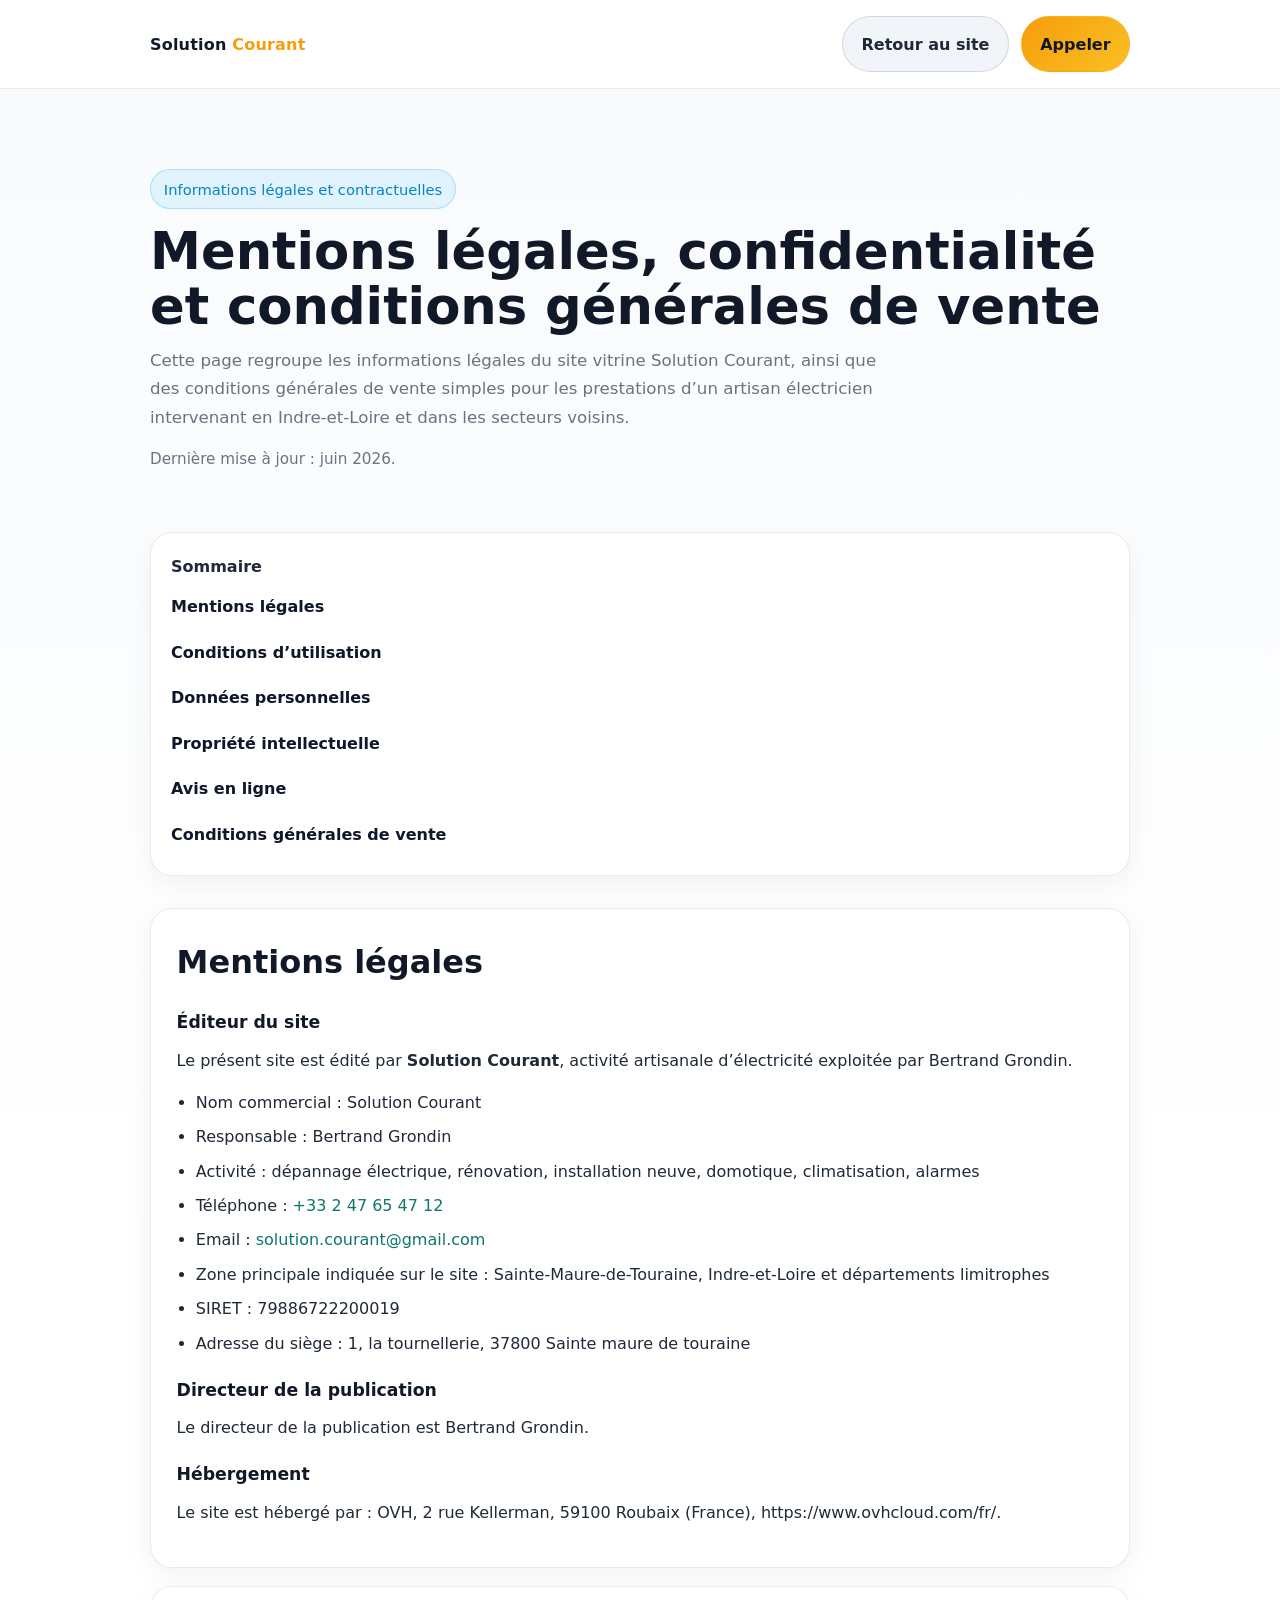
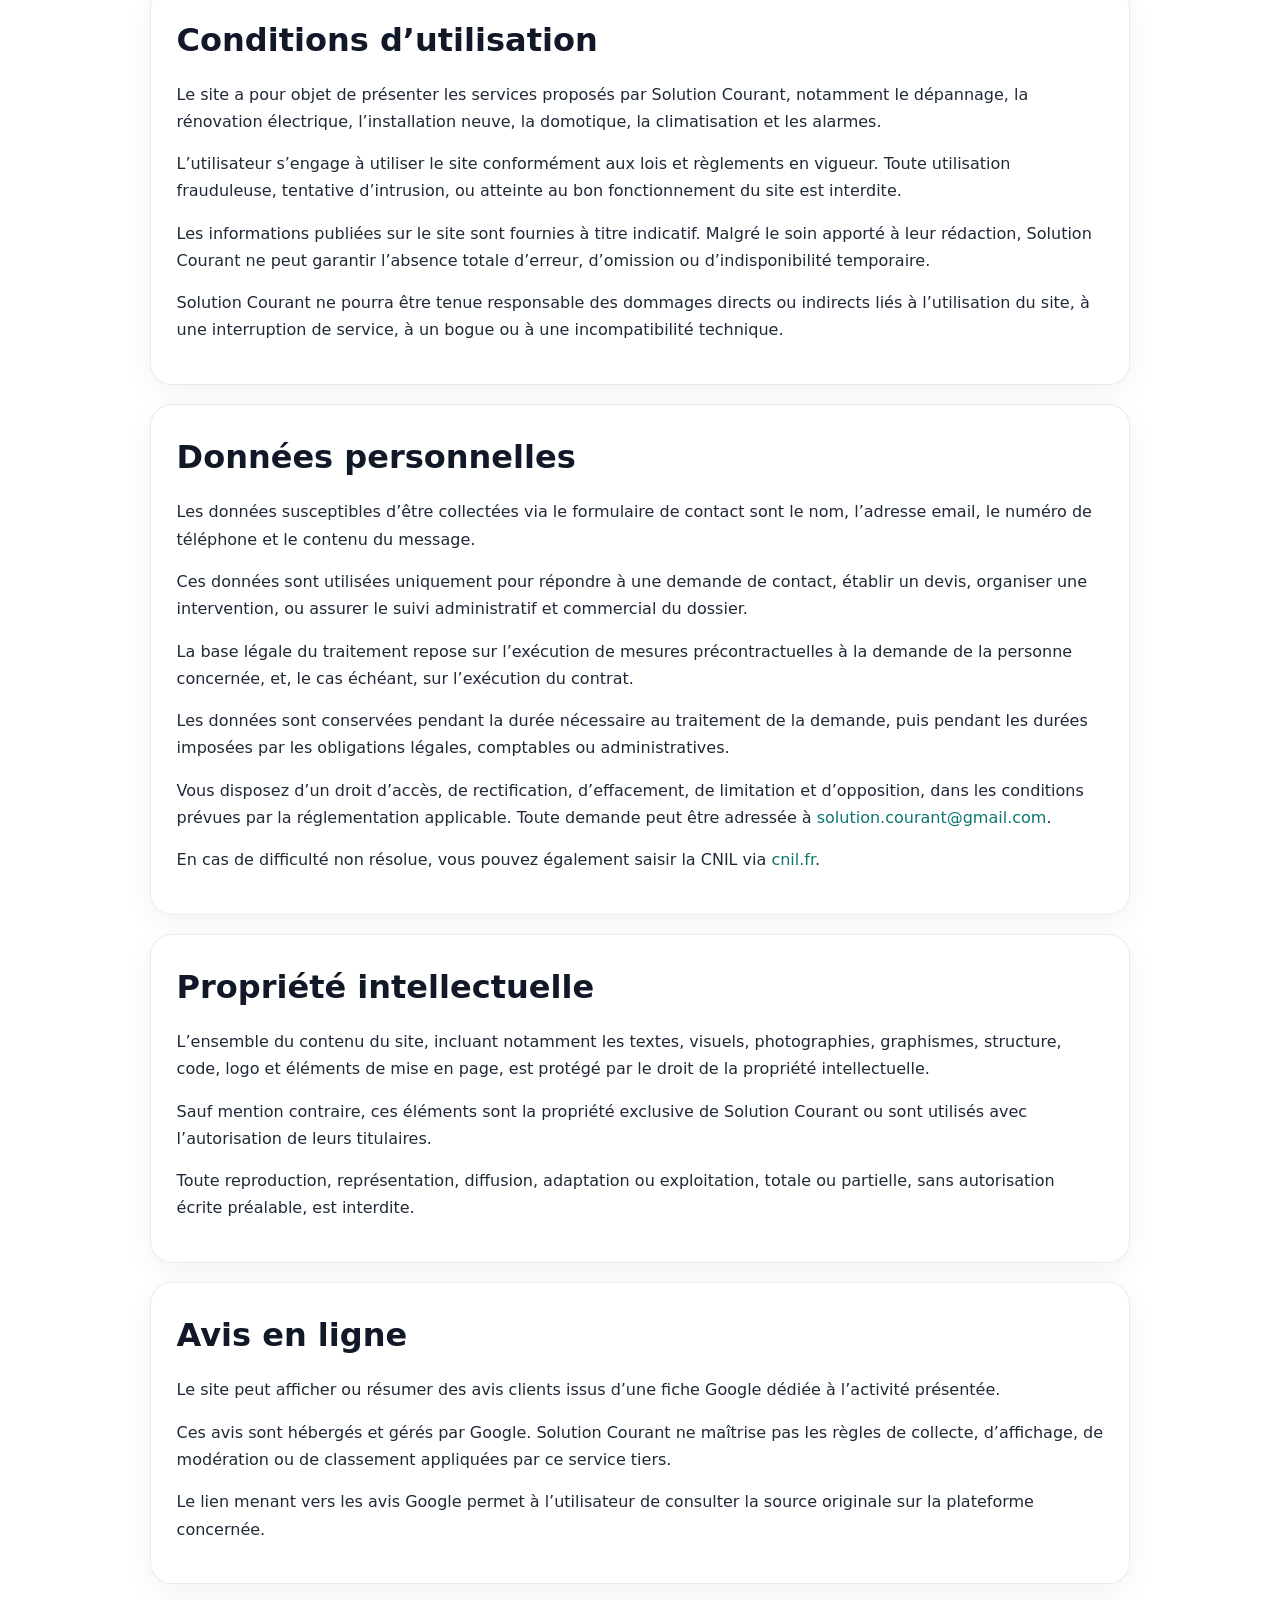
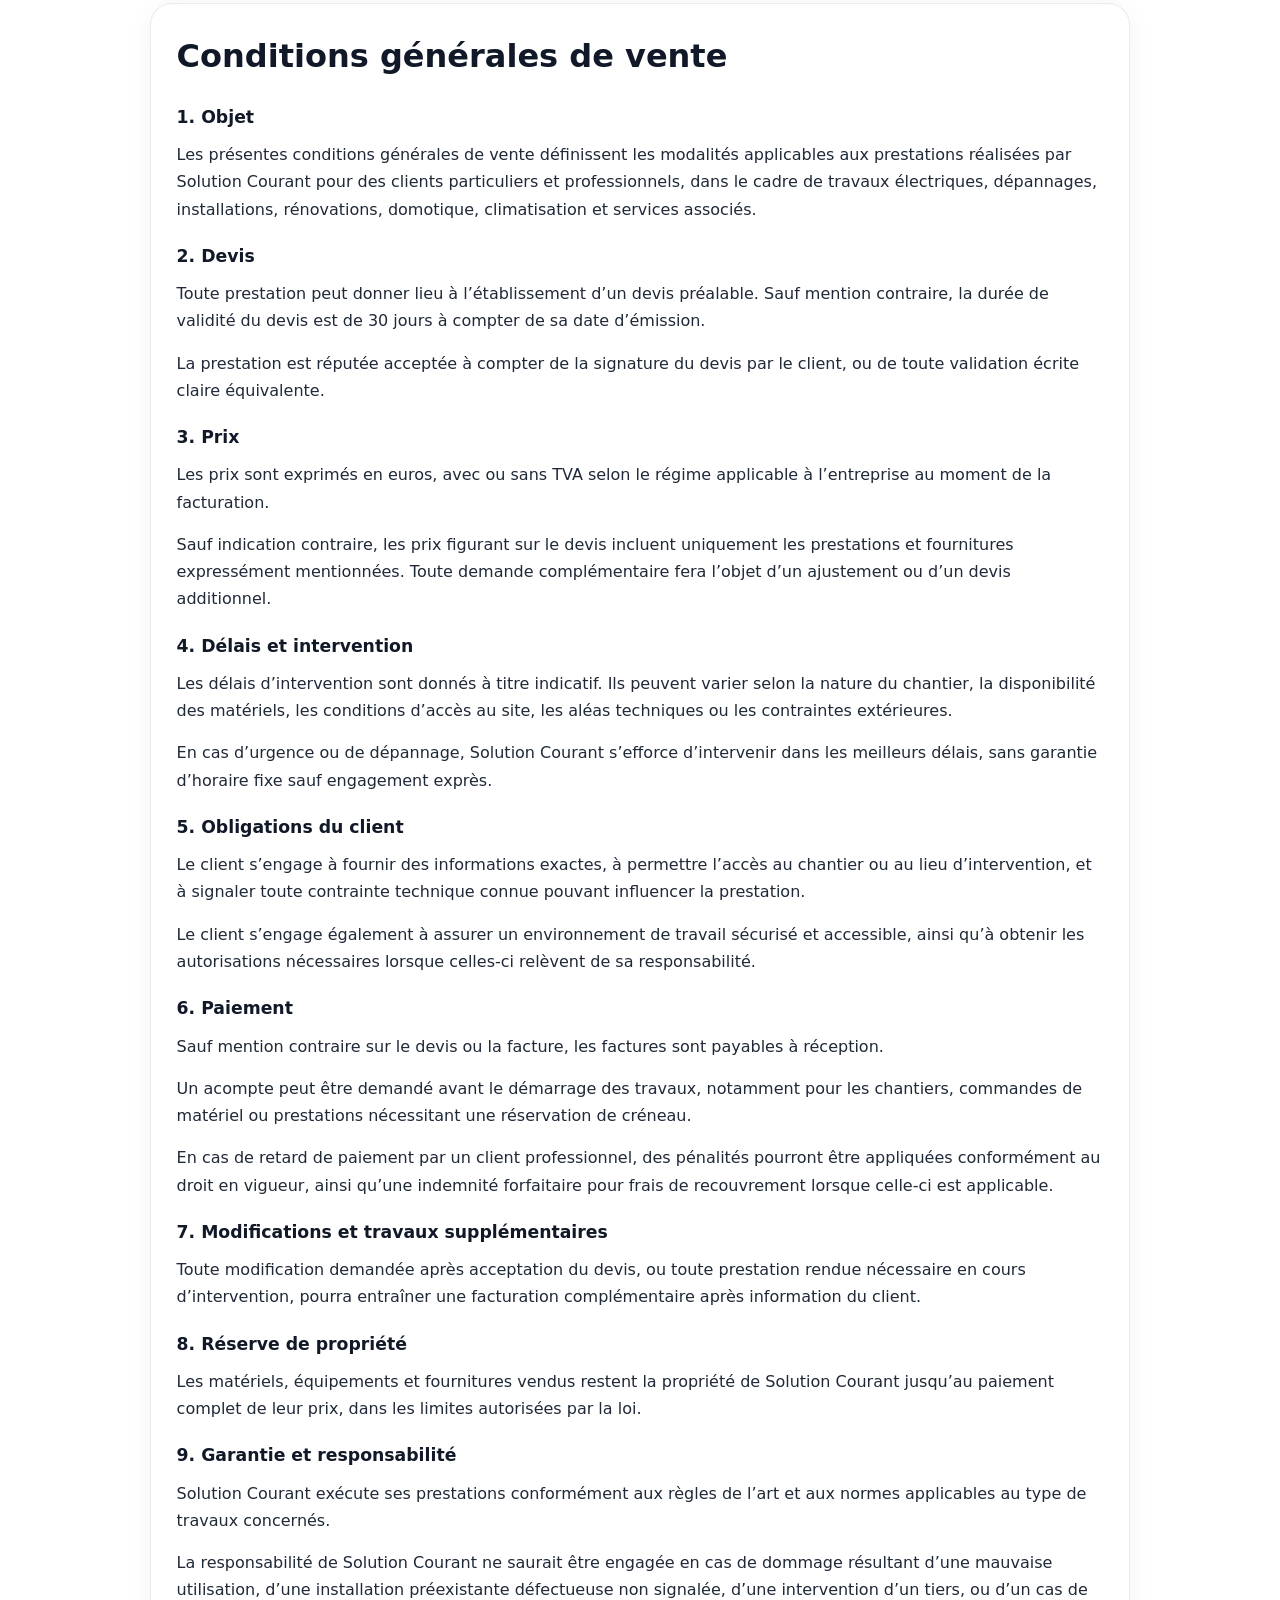
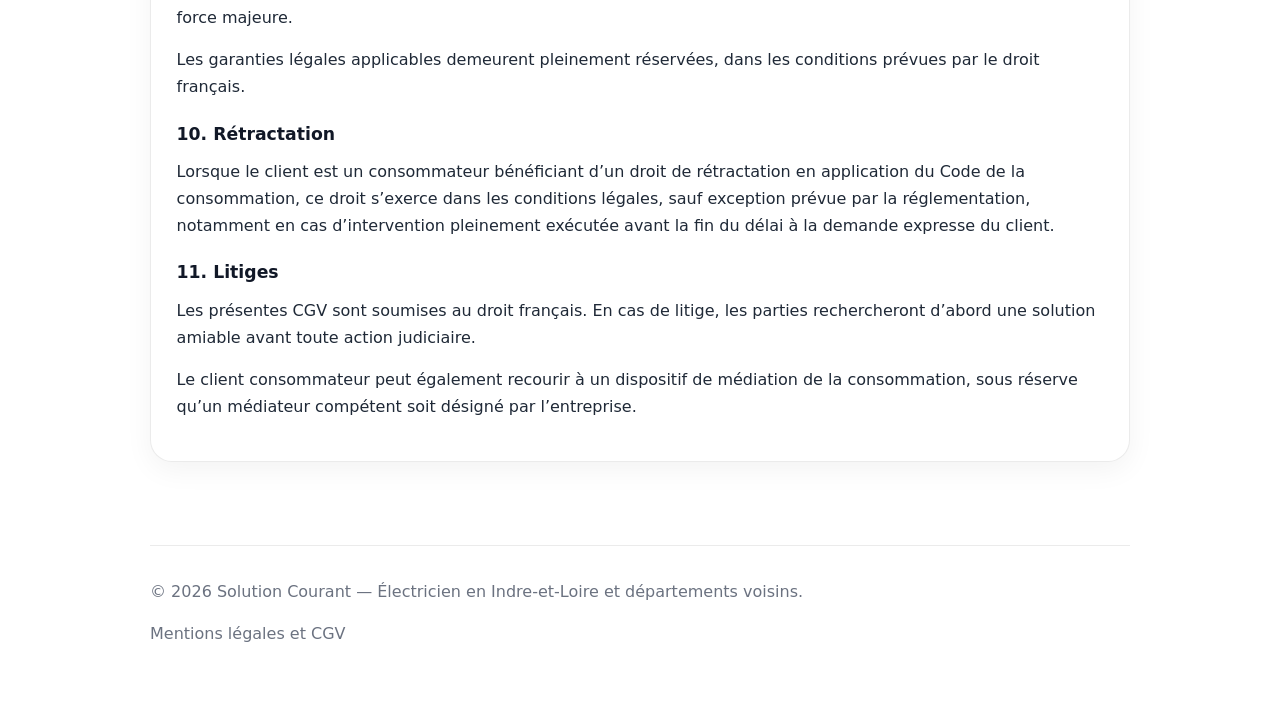
<file: mentions-legales.html>
<!doctype html>
<html lang="fr">

<head>
    <meta charset="utf-8">
    <meta name="viewport" content="width=device-width, initial-scale=1">
    <title>Mentions légales et CGV | Solution Courant</title>
    <meta name="description"
        content="Mentions légales, politique de confidentialité, gestion des cookies et conditions générales de vente de Solution Courant.">
    <style>
        :root {
            --bg: #ffffff;
            --surface: #f8fafc;
            --card: #ffffff;
            --text: #1f2937;
            --muted: #6b7280;
            --brand: #f59e0b;
            --brand2: #38bdf8;
            --line: rgba(0, 0, 0, .08);
            --max: 980px;
        }

        * {
            box-sizing: border-box;
        }

        html {
            scroll-behavior: smooth;
        }

        body {
            margin: 0;
            font-family: Inter, system-ui, sans-serif;
            background: linear-gradient(180deg, #f8fafc, #ffffff 22%);
            color: var(--text);
            line-height: 1.7;
        }

        a {
            color: #0f766e;
            text-decoration: none;
        }

        a:hover {
            text-decoration: underline;
        }

        .container {
            width: min(var(--max), calc(100% - 2rem));
            margin: auto;
        }

        header {
            position: sticky;
            top: 0;
            z-index: 40;
            background: rgba(255, 255, 255, .94);
            backdrop-filter: blur(12px);
            border-bottom: 1px solid var(--line);
        }

        .nav {
            display: flex;
            align-items: center;
            justify-content: space-between;
            gap: 1rem;
            padding: 1rem 0;
        }

        .logo {
            font-weight: 800;
            letter-spacing: .2px;
            color: #111827;
        }

        .logo span {
            color: var(--brand);
        }

        .top-links {
            display: flex;
            align-items: center;
            gap: .75rem;
            flex-wrap: wrap;
        }

        .btn {
            display: inline-flex;
            align-items: center;
            justify-content: center;
            gap: .5rem;
            padding: .85rem 1.15rem;
            border-radius: 999px;
            font-weight: 700;
            border: 1px solid transparent;
            cursor: pointer;
        }

        .btn-primary {
            background: linear-gradient(135deg, var(--brand), #fbbf24);
            color: #111827;
        }

        .btn-secondary {
            background: #f1f5f9;
            border-color: rgba(0, 0, 0, .12);
            color: var(--text);
        }

        main {
            padding: 3rem 0 4rem;
        }

        .hero {
            padding: 2rem 0 1rem;
        }

        .badge {
            display: inline-flex;
            padding: .4rem .8rem;
            border: 1px solid rgba(56, 189, 248, .35);
            border-radius: 999px;
            color: #0284c7;
            background: rgba(56, 189, 248, .12);
            font-size: .92rem;
        }

        h1 {
            margin: .9rem 0 .8rem;
            line-height: 1.08;
            font-size: clamp(2rem, 4vw, 3.4rem);
            color: #111827;
        }

        .lead {
            color: var(--muted);
            max-width: 70ch;
            font-size: 1.04rem;
        }

        .toc,
        .card {
            background: var(--card);
            border: 1px solid var(--line);
            border-radius: 22px;
            box-shadow: 0 8px 28px rgba(0, 0, 0, .05);
        }

        .toc {
            padding: 1.25rem;
            margin: 1.75rem 0 2rem;
        }

        .toc ul {
            list-style: none;
            padding: 0;
            margin: .8rem 0 0;
            display: grid;
            gap: .7rem;
        }

        .toc a {
            color: #0f172a;
            font-weight: 600;
        }

        .section {
            padding: 1.6rem;
            margin-bottom: 1.15rem;
        }

        h2 {
            margin: 0 0 .85rem;
            font-size: clamp(1.45rem, 2.8vw, 2rem);
            color: #111827;
        }

        h3 {
            margin: 1.2rem 0 .55rem;
            font-size: 1.08rem;
            color: #111827;
        }

        p {
            margin: 0 0 .95rem;
        }

        ul {
            margin: 0 0 1rem;
            padding-left: 1.2rem;
        }

        li {
            margin-bottom: .45rem;
        }

        .meta {
            color: var(--muted);
            font-size: .95rem;
        }

        .note {
            padding: 1rem 1.1rem;
            border-radius: 16px;
            background: #fff7ed;
            border: 1px solid rgba(245, 158, 11, .22);
            color: #7c2d12;
        }

        footer {
            padding: 2rem 0 3rem;
            color: var(--muted);
            border-top: 1px solid var(--line);
        }

        @media (max-width: 720px) {
            .nav {
                align-items: flex-start;
                flex-direction: column;
            }

            .top-links {
                width: 100%;
            }

            .top-links .btn {
                width: 100%;
            }

            main {
                padding-top: 2rem;
            }
        }
    </style>
</head>

<body>
    <header>
        <div class="container nav">
            <a class="logo" href="./index.html">Solution <span>Courant</span></a>
            <div class="top-links">
                <a class="btn btn-secondary" href="./index.html">Retour au site</a>
                <a class="btn btn-primary" href="tel:+33247654712">Appeler</a>
            </div>
        </div>
    </header>

    <main class="container">
        <section class="hero">
            <span class="badge">Informations légales et contractuelles</span>
            <h1>Mentions légales, confidentialité et conditions générales de vente</h1>
            <p class="lead">Cette page regroupe les informations légales du site vitrine Solution Courant, ainsi que des
                conditions générales de vente simples pour les prestations d’un artisan électricien intervenant en
                Indre-et-Loire et dans les secteurs voisins.</p>
            <p class="meta">Dernière mise à jour : juin 2026.</p>
        </section>

        <nav class="toc" aria-label="Sommaire">
            <strong>Sommaire</strong>
            <ul>
                <li><a href="#mentions">Mentions légales</a></li>
                <li><a href="#cgu">Conditions d’utilisation</a></li>
                <li><a href="#rgpd">Données personnelles</a></li>
                <li><a href="#propriete">Propriété intellectuelle</a></li>
                <li><a href="#avis">Avis en ligne</a></li>
                <li><a href="#cgv">Conditions générales de vente</a></li>
            </ul>
        </nav>

        <section id="mentions" class="card section">
            <h2>Mentions légales</h2>
            <h3>Éditeur du site</h3>
            <p>Le présent site est édité par <strong>Solution Courant</strong>, activité artisanale d’électricité
                exploitée par Bertrand Grondin.</p>
            <ul>
                <li>Nom commercial : Solution Courant</li>
                <li>Responsable : Bertrand Grondin</li>
                <li>Activité : dépannage électrique, rénovation, installation neuve, domotique, climatisation, alarmes
                </li>
                <li>Téléphone : <a href="tel:+33247654712">+33 2 47 65 47 12</a></li>
                <li>Email : <a href="mailto:solution.courant@gmail.com">solution.courant@gmail.com</a></li>
                <li>Zone principale indiquée sur le site : Sainte-Maure-de-Touraine, Indre-et-Loire et départements
                    limitrophes</li>
                <li>SIRET : 79886722200019</li>
                <li>Adresse du siège : 1, la tournellerie, 37800 Sainte maure de touraine</li>
            </ul>
            <h3>Directeur de la publication</h3>
            <p>Le directeur de la publication est Bertrand Grondin.</p>
            <h3>Hébergement</h3>
            <p>Le site est hébergé par : OVH,  2 rue Kellerman, 59100 Roubaix (France), https://www.ovhcloud.com/fr/.</p>
        </section>

        <section id="cgu" class="card section">
            <h2>Conditions d’utilisation</h2>
            <p>Le site a pour objet de présenter les services proposés par Solution Courant, notamment le dépannage, la
                rénovation électrique, l’installation neuve, la domotique, la climatisation et les alarmes.</p>
            <p>L’utilisateur s’engage à utiliser le site conformément aux lois et règlements en vigueur. Toute
                utilisation frauduleuse, tentative d’intrusion, ou atteinte au bon fonctionnement du site est interdite.
            </p>
            <p>Les informations publiées sur le site sont fournies à titre indicatif. Malgré le soin apporté à leur
                rédaction, Solution Courant ne peut garantir l’absence totale d’erreur, d’omission ou d’indisponibilité
                temporaire.</p>
            <p>Solution Courant ne pourra être tenue responsable des dommages directs ou indirects liés à l’utilisation
                du site, à une interruption de service, à un bogue ou à une incompatibilité technique.</p>
        </section>

        <section id="rgpd" class="card section">
            <h2>Données personnelles</h2>
            <p>Les données susceptibles d’être collectées via le formulaire de contact sont le nom, l’adresse email, le
                numéro de téléphone et le contenu du message.</p>
            <p>Ces données sont utilisées uniquement pour répondre à une demande de contact, établir un devis, organiser
                une intervention, ou assurer le suivi administratif et commercial du dossier.</p>
            <p>La base légale du traitement repose sur l’exécution de mesures précontractuelles à la demande de la
                personne concernée, et, le cas échéant, sur l’exécution du contrat.</p>
            <p>Les données sont conservées pendant la durée nécessaire au traitement de la demande, puis pendant les
                durées imposées par les obligations légales, comptables ou administratives.</p>
            <p>Vous disposez d’un droit d’accès, de rectification, d’effacement, de limitation et d’opposition, dans les
                conditions prévues par la réglementation applicable. Toute demande peut être adressée à <a
                    href="mailto:solution.courant@gmail.com">solution.courant@gmail.com</a>.</p>
            <p>En cas de difficulté non résolue, vous pouvez également saisir la CNIL via <a href="https://www.cnil.fr"
                    target="_blank" rel="noopener noreferrer">cnil.fr</a>.</p>
        </section>

        <section id="propriete" class="card section">
            <h2>Propriété intellectuelle</h2>
            <p>L’ensemble du contenu du site, incluant notamment les textes, visuels, photographies, graphismes,
                structure, code, logo et éléments de mise en page, est protégé par le droit de la propriété
                intellectuelle.</p>
            <p>Sauf mention contraire, ces éléments sont la propriété exclusive de Solution Courant ou sont utilisés
                avec l’autorisation de leurs titulaires.</p>
            <p>Toute reproduction, représentation, diffusion, adaptation ou exploitation, totale ou partielle, sans
                autorisation écrite préalable, est interdite.</p>
        </section>

        <section id="avis" class="card section">
            <h2>Avis en ligne</h2>
            <p>Le site peut afficher ou résumer des avis clients issus d’une fiche Google dédiée à l’activité présentée.
            </p>
            <p>Ces avis sont hébergés et gérés par Google. Solution Courant ne maîtrise pas les règles de collecte,
                d’affichage, de modération ou de classement appliquées par ce service tiers.</p>
            <p>Le lien menant vers les avis Google permet à l’utilisateur de consulter la source originale sur la
                plateforme concernée.</p>
        </section>

        <section id="cgv" class="card section">
            <h2>Conditions générales de vente</h2>
            <h3>1. Objet</h3>
            <p>Les présentes conditions générales de vente définissent les modalités applicables aux prestations
                réalisées par Solution Courant pour des clients particuliers et professionnels, dans le cadre de travaux
                électriques, dépannages, installations, rénovations, domotique, climatisation et services associés.</p>

            <h3>2. Devis</h3>
            <p>Toute prestation peut donner lieu à l’établissement d’un devis préalable. Sauf mention contraire, la
                durée de validité du devis est de 30 jours à compter de sa date d’émission.</p>
            <p>La prestation est réputée acceptée à compter de la signature du devis par le client, ou de toute
                validation écrite claire équivalente.</p>

            <h3>3. Prix</h3>
            <p>Les prix sont exprimés en euros, avec ou sans TVA selon le régime applicable à l’entreprise au moment de
                la facturation.</p>
            <p>Sauf indication contraire, les prix figurant sur le devis incluent uniquement les prestations et
                fournitures expressément mentionnées. Toute demande complémentaire fera l’objet d’un ajustement ou d’un
                devis additionnel.</p>

            <h3>4. Délais et intervention</h3>
            <p>Les délais d’intervention sont donnés à titre indicatif. Ils peuvent varier selon la nature du chantier,
                la disponibilité des matériels, les conditions d’accès au site, les aléas techniques ou les contraintes
                extérieures.</p>
            <p>En cas d’urgence ou de dépannage, Solution Courant s’efforce d’intervenir dans les meilleurs délais, sans
                garantie d’horaire fixe sauf engagement exprès.</p>

            <h3>5. Obligations du client</h3>
            <p>Le client s’engage à fournir des informations exactes, à permettre l’accès au chantier ou au lieu
                d’intervention, et à signaler toute contrainte technique connue pouvant influencer la prestation.</p>
            <p>Le client s’engage également à assurer un environnement de travail sécurisé et accessible, ainsi qu’à
                obtenir les autorisations nécessaires lorsque celles-ci relèvent de sa responsabilité.</p>

            <h3>6. Paiement</h3>
            <p>Sauf mention contraire sur le devis ou la facture, les factures sont payables à réception.</p>
            <p>Un acompte peut être demandé avant le démarrage des travaux, notamment pour les chantiers, commandes de
                matériel ou prestations nécessitant une réservation de créneau.</p>
            <p>En cas de retard de paiement par un client professionnel, des pénalités pourront être appliquées
                conformément au droit en vigueur, ainsi qu’une indemnité forfaitaire pour frais de recouvrement lorsque
                celle-ci est applicable.</p>

            <h3>7. Modifications et travaux supplémentaires</h3>
            <p>Toute modification demandée après acceptation du devis, ou toute prestation rendue nécessaire en cours
                d’intervention, pourra entraîner une facturation complémentaire après information du client.</p>

            <h3>8. Réserve de propriété</h3>
            <p>Les matériels, équipements et fournitures vendus restent la propriété de Solution Courant jusqu’au
                paiement complet de leur prix, dans les limites autorisées par la loi.</p>

            <h3>9. Garantie et responsabilité</h3>
            <p>Solution Courant exécute ses prestations conformément aux règles de l’art et aux normes applicables au
                type de travaux concernés.</p>
            <p>La responsabilité de Solution Courant ne saurait être engagée en cas de dommage résultant d’une mauvaise
                utilisation, d’une installation préexistante défectueuse non signalée, d’une intervention d’un tiers, ou
                d’un cas de force majeure.</p>
            <p>Les garanties légales applicables demeurent pleinement réservées, dans les conditions prévues par le
                droit français.</p>

            <h3>10. Rétractation</h3>
            <p>Lorsque le client est un consommateur bénéficiant d’un droit de rétractation en application du Code de la
                consommation, ce droit s’exerce dans les conditions légales, sauf exception prévue par la
                réglementation, notamment en cas d’intervention pleinement exécutée avant la fin du délai à la demande
                expresse du client.</p>

            <h3>11. Litiges</h3>
            <p>Les présentes CGV sont soumises au droit français. En cas de litige, les parties rechercheront d’abord
                une solution amiable avant toute action judiciaire.</p>
            <p>Le client consommateur peut également recourir à un dispositif de médiation de la consommation, sous
                réserve qu’un médiateur compétent soit désigné par l’entreprise. </p>
        </section>
    </main>

    <footer class="container">
        <p>© 2026 Solution Courant — Électricien en Indre-et-Loire et départements voisins.</p>
        <p>
            <a href="./mentions-legales.html" class="small" style="color:#6b7280;">
                Mentions légales et CGV
            </a>
        </p>
    </footer>
</body>

</html>
</file>
